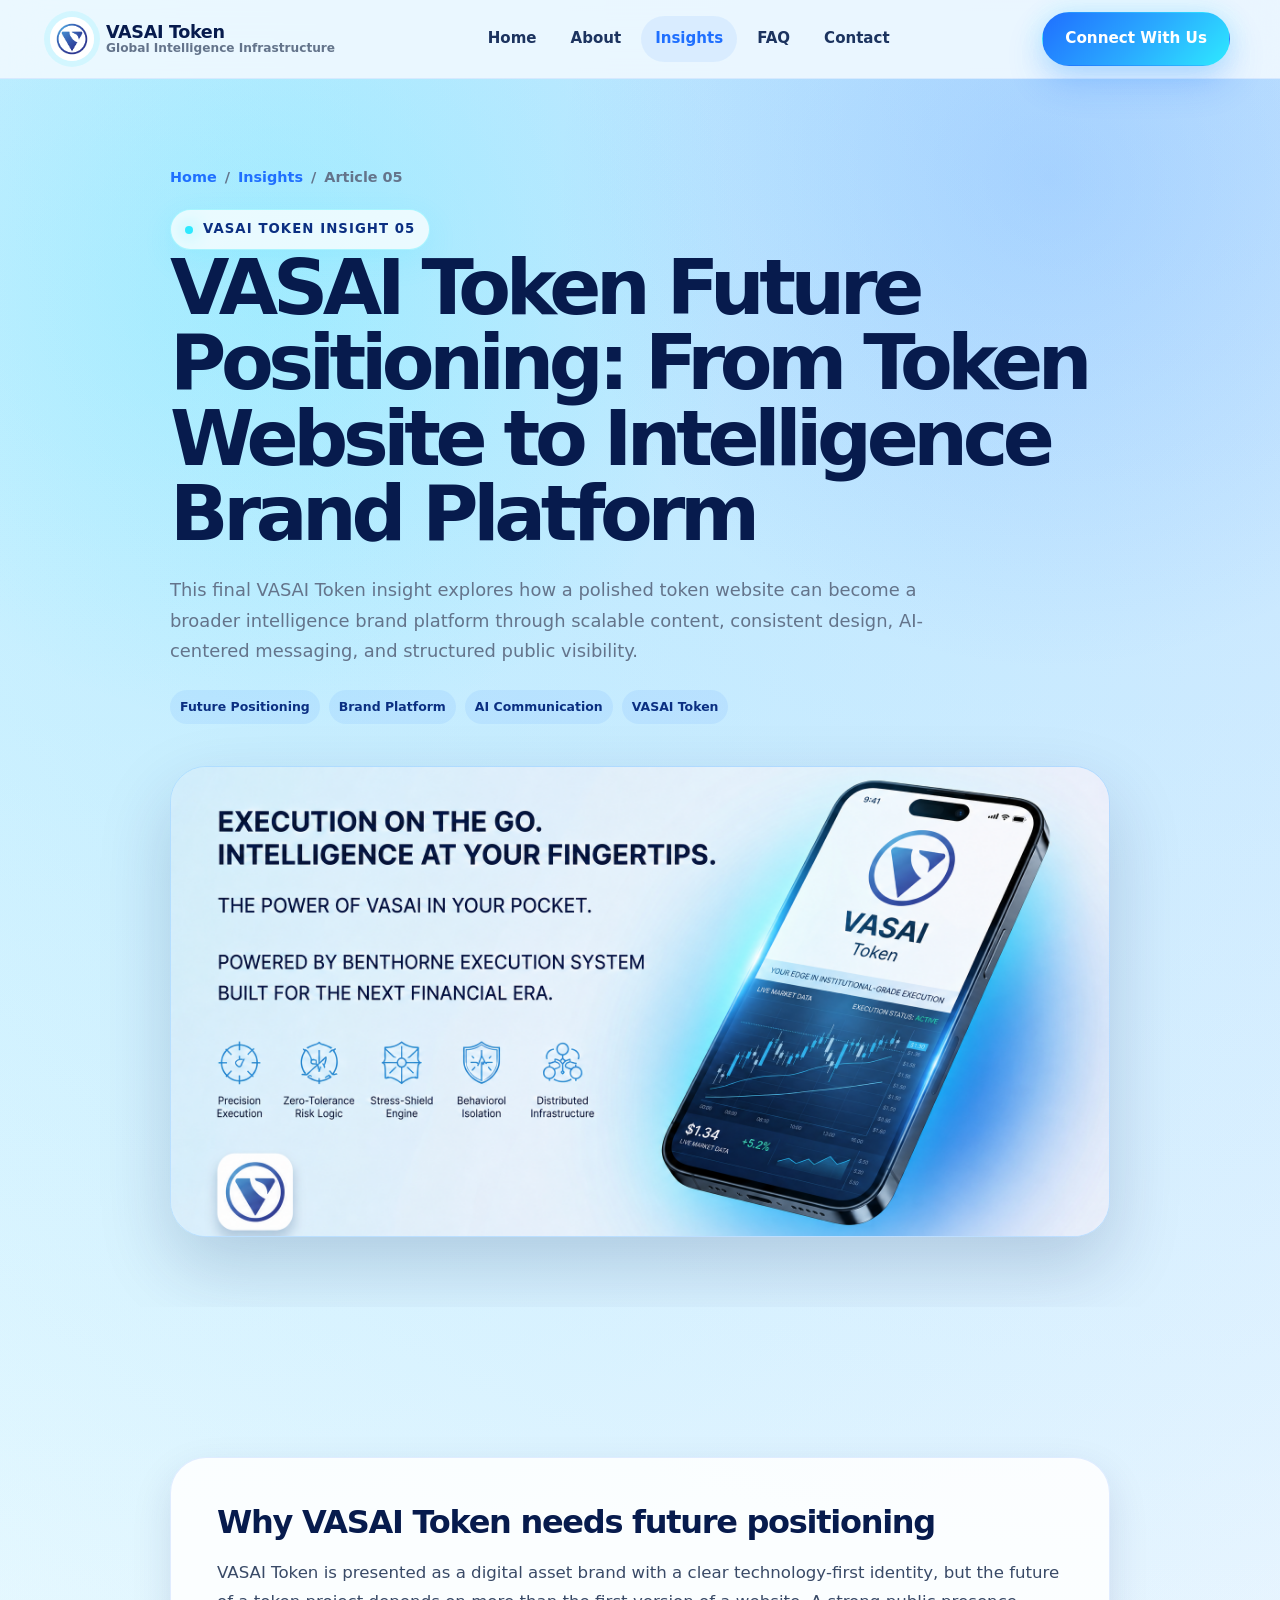
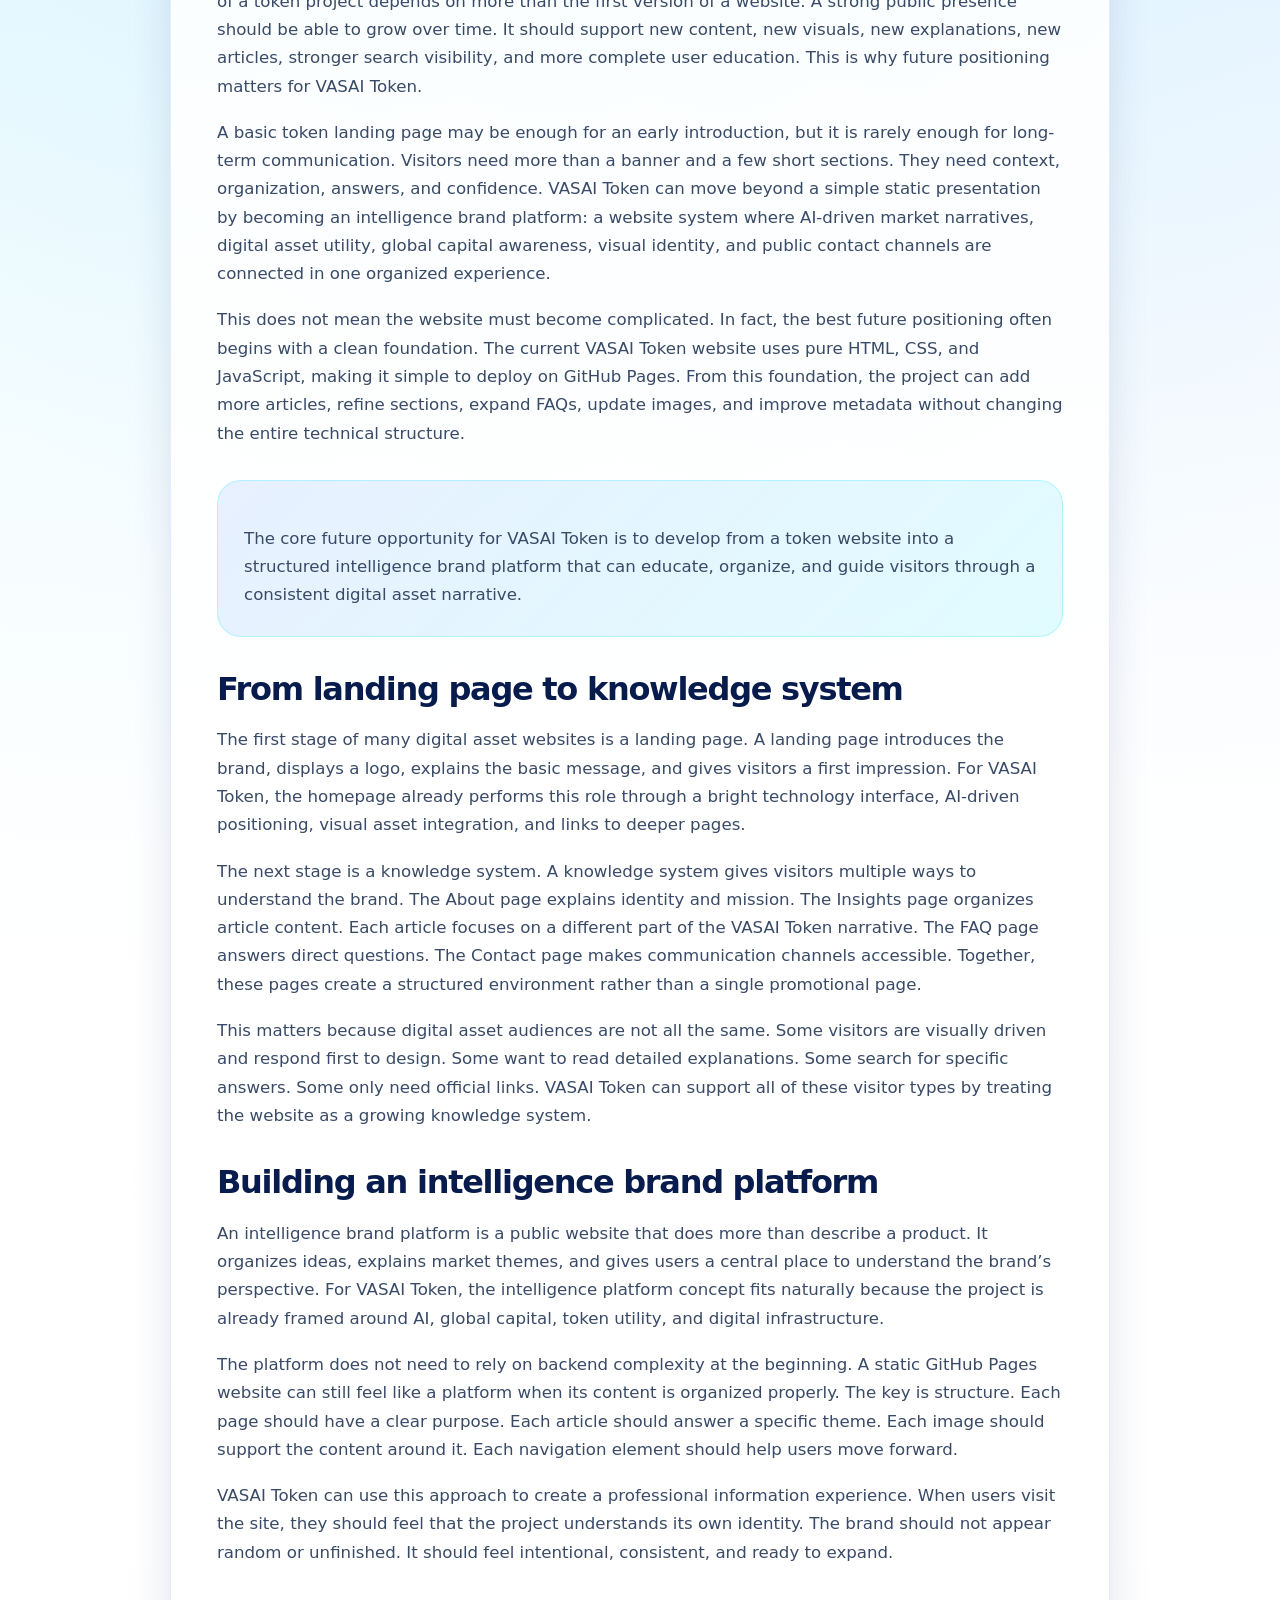
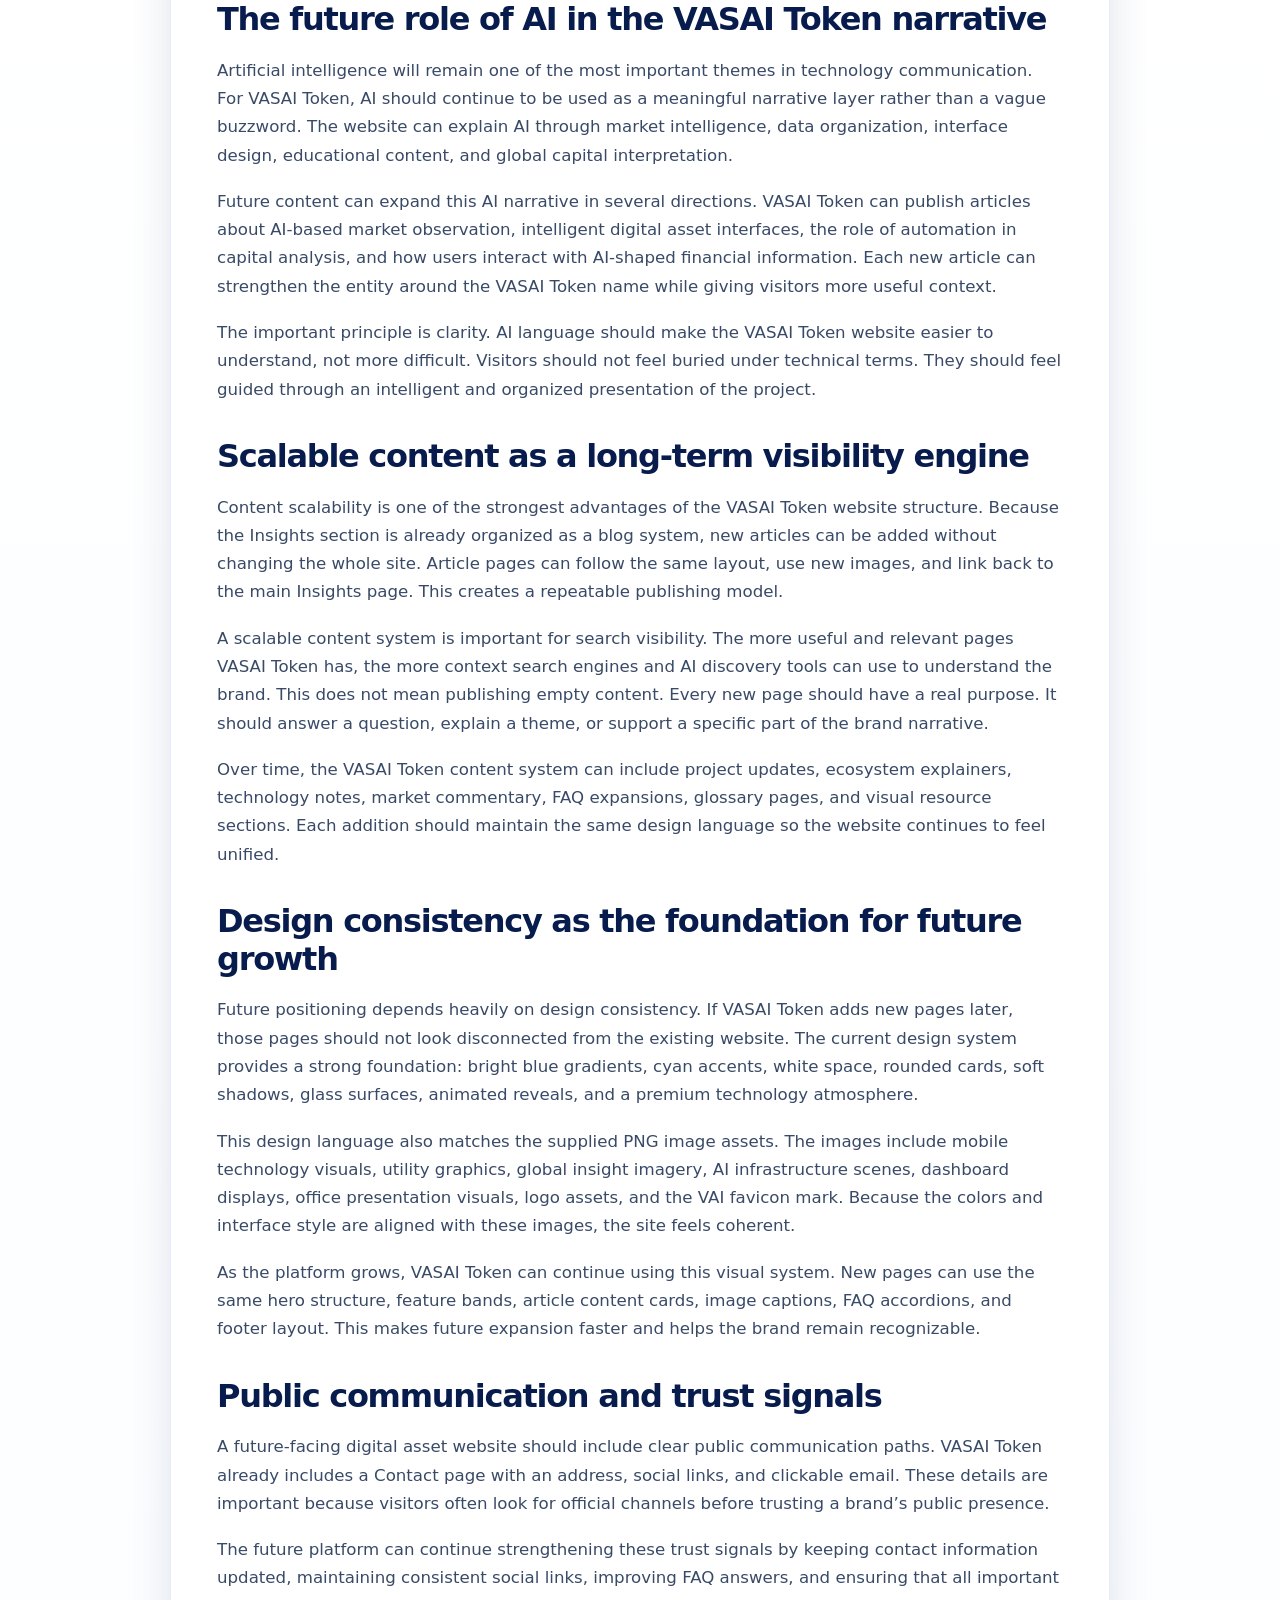
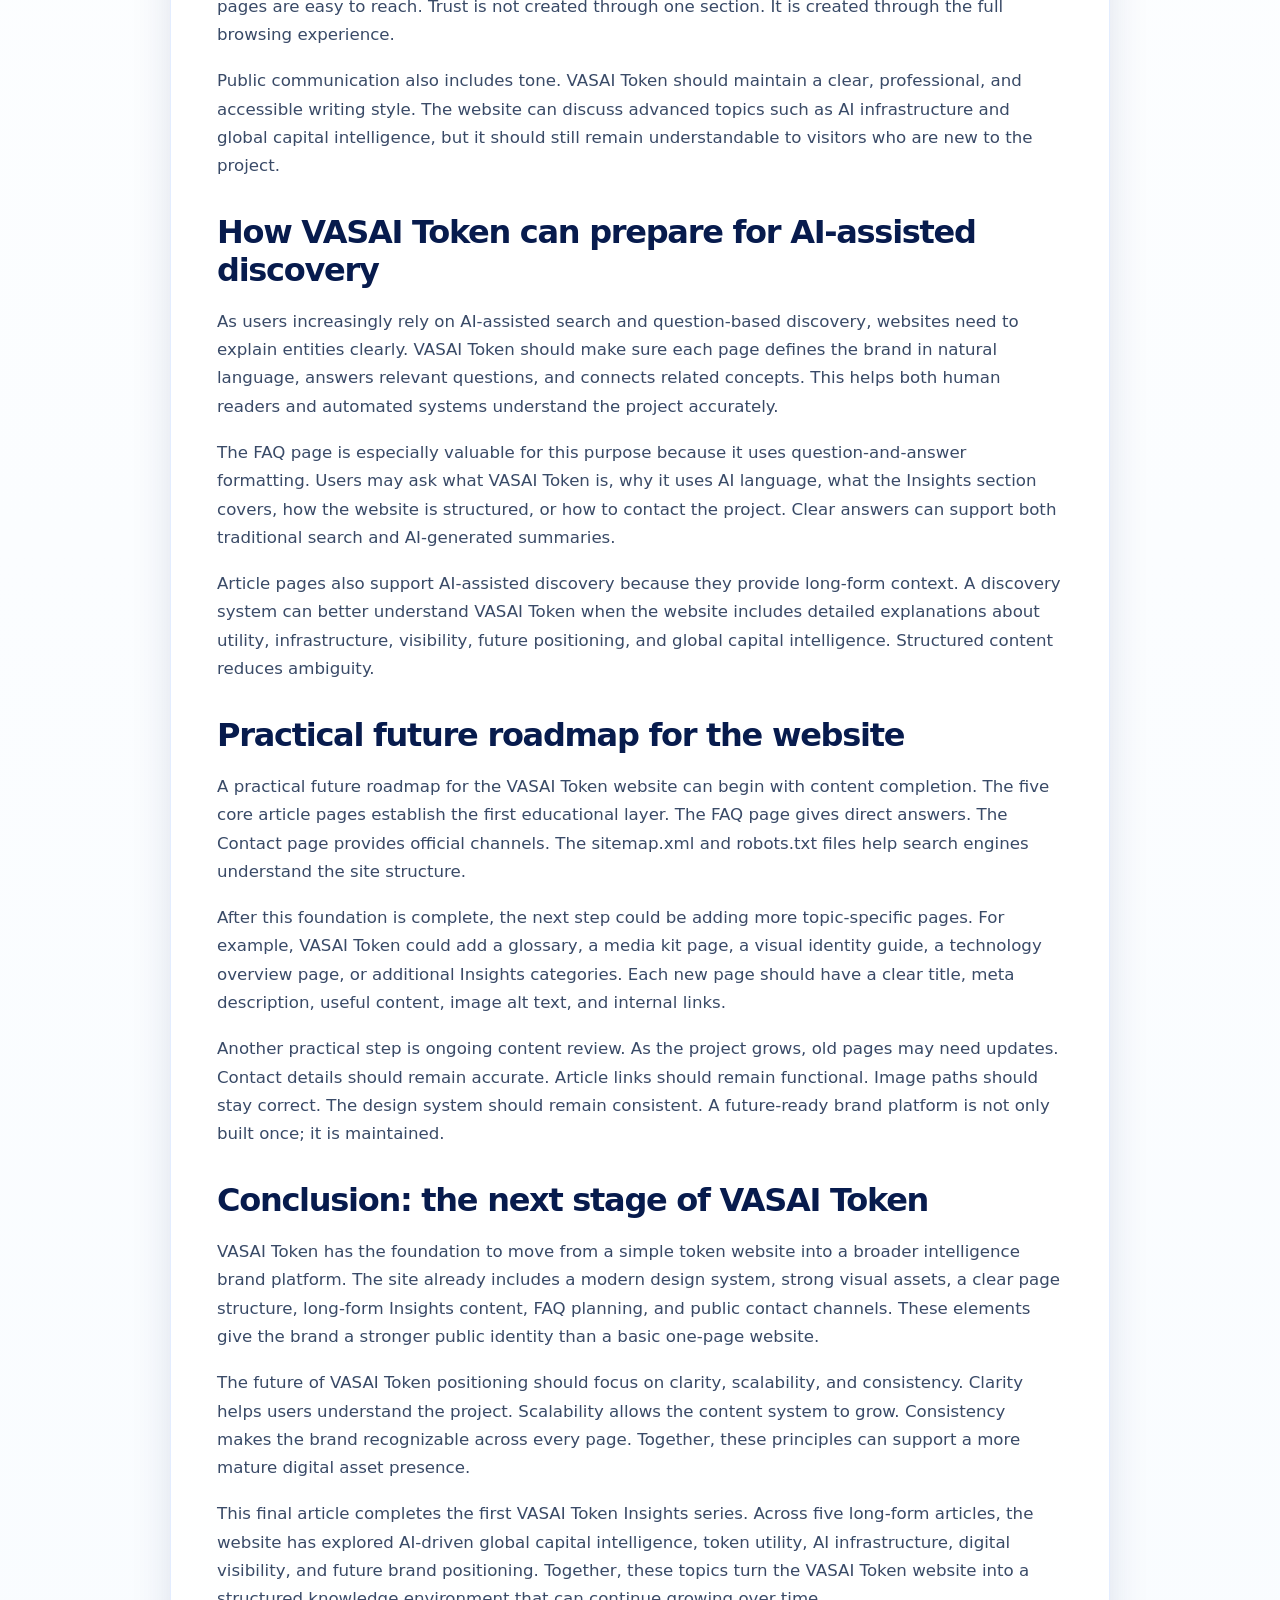
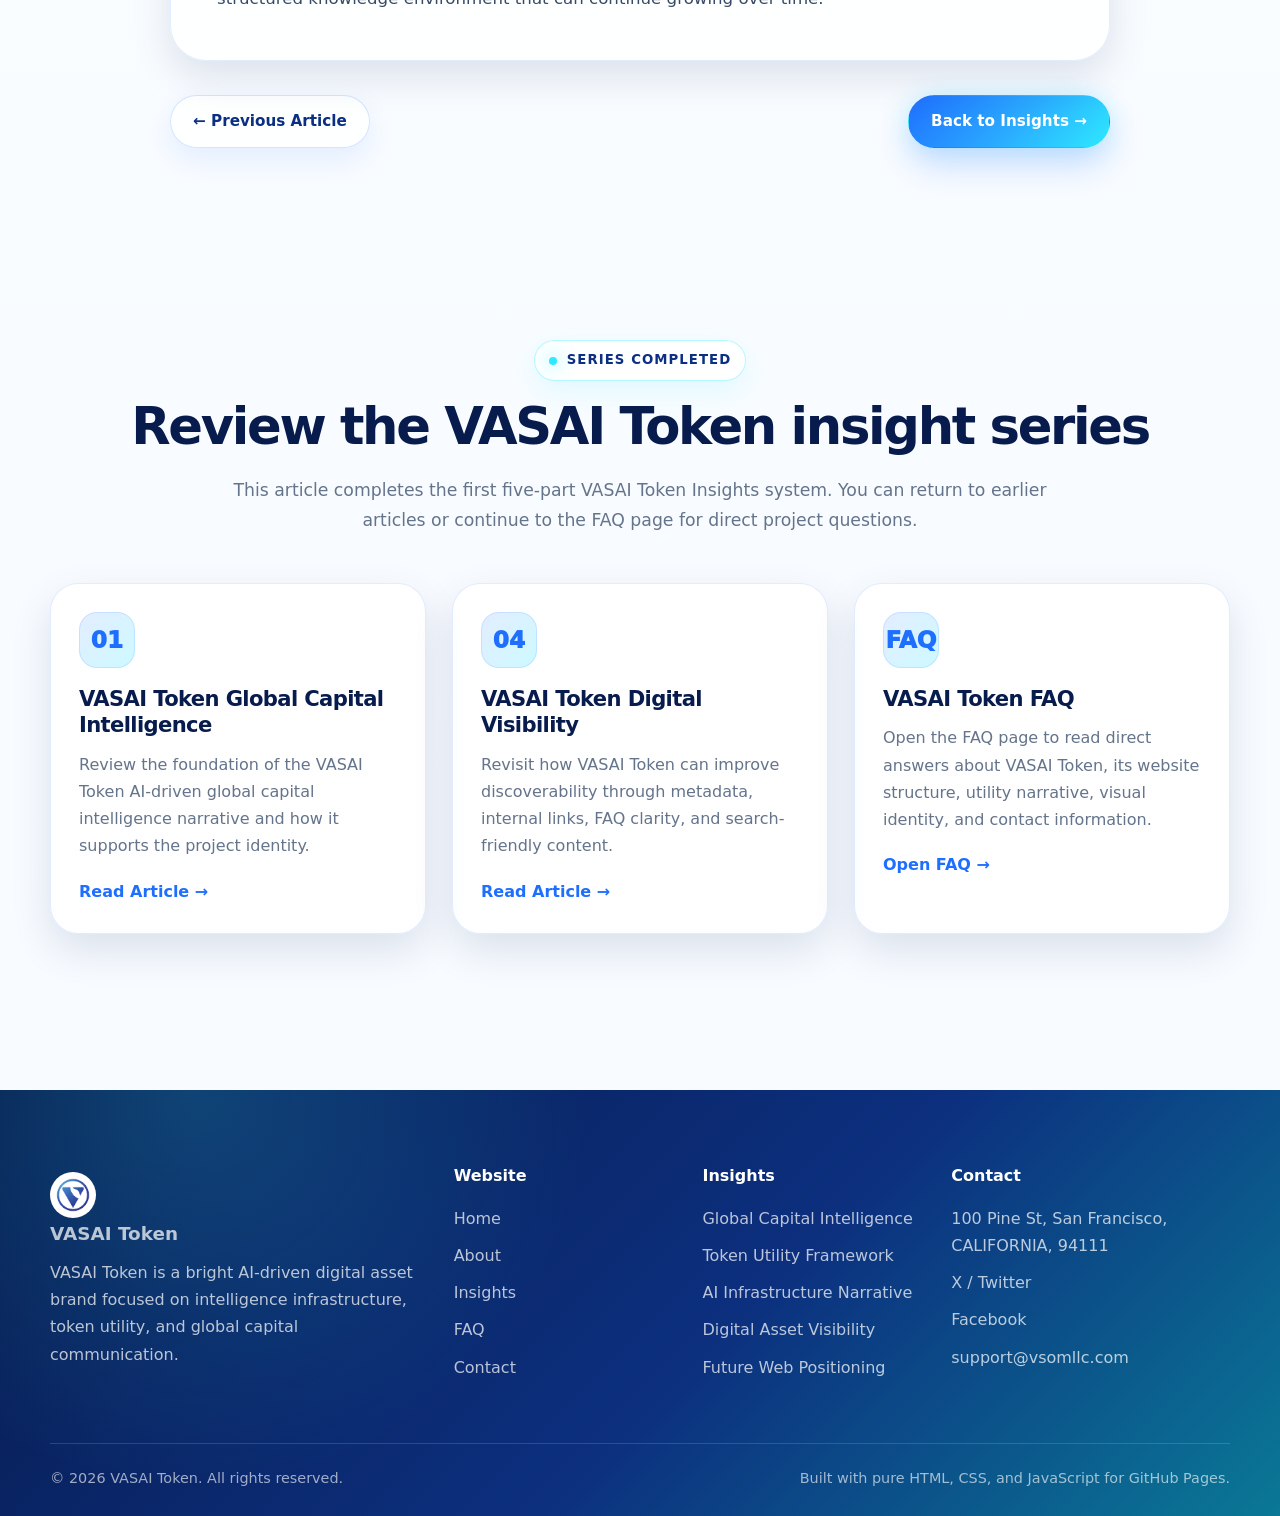
<file: article-5.html>
<!DOCTYPE html>
<html lang="en">
<head>
  <meta charset="UTF-8">
  <meta name="viewport" content="width=device-width, initial-scale=1.0">

  <title>VASAI Token Future Positioning: From Token Website to Intelligence Brand Platform</title>
  <meta name="description" content="Explore how VASAI Token can evolve from a token website into a structured intelligence brand platform with scalable content, consistent visuals, AI narratives, and public communication.">
  <meta name="keywords" content="VASAI Token, VASAI Token future positioning, intelligence brand platform, AI token website, digital asset branding, token platform">
  <meta name="author" content="VASAI Token">

  <meta property="og:title" content="VASAI Token Future Positioning: From Token Website to Intelligence Brand Platform">
  <meta property="og:description" content="A long-form VASAI Token insight about future positioning, scalable content systems, AI-driven brand communication, and digital asset platform identity.">
  <meta property="og:type" content="article">
  <meta property="og:url" content="https://VASAIToken.github.io/article-5.html">
  <meta property="og:image" content="https://VASAIToken.github.io/images/1.png">

  <link rel="icon" type="image/png" href="images/vai.png">
  <link rel="stylesheet" href="css/style.css">
  <script defer src="js/main.js"></script>
</head>

<body>
  <!-- ================= Header ================= -->
  <header class="site-header">
    <div class="container">
      <div class="navbar">
        <a href="index.html" class="brand" aria-label="VASAI Token Home">
          <img src="images/vai.png" alt="VASAI Token favicon mark">
          <span class="brand-text">
            <span class="brand-name">VASAI Token</span>
            <span class="brand-tagline">Global Intelligence Infrastructure</span>
          </span>
        </a>

        <nav class="nav-links" aria-label="Main navigation">
          <a href="index.html">Home</a>
          <a href="about.html">About</a>
          <a href="insights.html">Insights</a>
          <a href="faq.html">FAQ</a>
          <a href="contact.html">Contact</a>
        </nav>

        <div class="nav-actions">
          <a href="contact.html" class="btn btn-primary">Connect With Us</a>
          <button class="menu-toggle" aria-label="Open menu">
            <span></span>
            <span></span>
            <span></span>
          </button>
        </div>
      </div>
    </div>
  </header>

  <main class="page-main">
    <!-- ================= Article Hero ================= -->
    <section class="page-hero">
      <div class="container">
        <div class="article-wrap fade-in">
          <div class="breadcrumb">
            <a href="index.html">Home</a>
            <span>/</span>
            <a href="insights.html">Insights</a>
            <span>/</span>
            <span>Article 05</span>
          </div>

          <span class="kicker">VASAI Token Insight 05</span>

          <h1 class="page-title">
            VASAI Token Future Positioning: From Token Website to Intelligence Brand Platform
          </h1>

          <p class="page-description">
            This final VASAI Token insight explores how a polished token website can become a broader intelligence
            brand platform through scalable content, consistent design, AI-centered messaging, and structured public visibility.
          </p>

          <div class="blog-meta" style="margin-top: 24px;">
            <span>Future Positioning</span>
            <span>Brand Platform</span>
            <span>AI Communication</span>
            <span>VASAI Token</span>
          </div>

          <div class="article-hero-image">
            <img src="images/1.png" alt="VASAI Token future positioning article visual">
          </div>
        </div>
      </div>
    </section>

    <!-- ================= Article Content ================= -->
    <section class="section">
      <div class="container">
        <article class="article-wrap">
          <div class="article-content reveal">
            <h2>Why VASAI Token needs future positioning</h2>

            <p>
              VASAI Token is presented as a digital asset brand with a clear technology-first identity, but the future
              of a token project depends on more than the first version of a website. A strong public presence should
              be able to grow over time. It should support new content, new visuals, new explanations, new articles,
              stronger search visibility, and more complete user education. This is why future positioning matters
              for VASAI Token.
            </p>

            <p>
              A basic token landing page may be enough for an early introduction, but it is rarely enough for long-term
              communication. Visitors need more than a banner and a few short sections. They need context, organization,
              answers, and confidence. VASAI Token can move beyond a simple static presentation by becoming an
              intelligence brand platform: a website system where AI-driven market narratives, digital asset utility,
              global capital awareness, visual identity, and public contact channels are connected in one organized
              experience.
            </p>

            <p>
              This does not mean the website must become complicated. In fact, the best future positioning often begins
              with a clean foundation. The current VASAI Token website uses pure HTML, CSS, and JavaScript, making it
              simple to deploy on GitHub Pages. From this foundation, the project can add more articles, refine sections,
              expand FAQs, update images, and improve metadata without changing the entire technical structure.
            </p>

            <div class="article-note">
              <p>
                The core future opportunity for VASAI Token is to develop from a token website into a structured
                intelligence brand platform that can educate, organize, and guide visitors through a consistent
                digital asset narrative.
              </p>
            </div>

            <h2>From landing page to knowledge system</h2>

            <p>
              The first stage of many digital asset websites is a landing page. A landing page introduces the brand,
              displays a logo, explains the basic message, and gives visitors a first impression. For VASAI Token,
              the homepage already performs this role through a bright technology interface, AI-driven positioning,
              visual asset integration, and links to deeper pages.
            </p>

            <p>
              The next stage is a knowledge system. A knowledge system gives visitors multiple ways to understand the
              brand. The About page explains identity and mission. The Insights page organizes article content. Each
              article focuses on a different part of the VASAI Token narrative. The FAQ page answers direct questions.
              The Contact page makes communication channels accessible. Together, these pages create a structured
              environment rather than a single promotional page.
            </p>

            <p>
              This matters because digital asset audiences are not all the same. Some visitors are visually driven and
              respond first to design. Some want to read detailed explanations. Some search for specific answers. Some
              only need official links. VASAI Token can support all of these visitor types by treating the website as
              a growing knowledge system.
            </p>

            <h2>Building an intelligence brand platform</h2>

            <p>
              An intelligence brand platform is a public website that does more than describe a product. It organizes
              ideas, explains market themes, and gives users a central place to understand the brand’s perspective.
              For VASAI Token, the intelligence platform concept fits naturally because the project is already framed
              around AI, global capital, token utility, and digital infrastructure.
            </p>

            <p>
              The platform does not need to rely on backend complexity at the beginning. A static GitHub Pages website
              can still feel like a platform when its content is organized properly. The key is structure. Each page
              should have a clear purpose. Each article should answer a specific theme. Each image should support the
              content around it. Each navigation element should help users move forward.
            </p>

            <p>
              VASAI Token can use this approach to create a professional information experience. When users visit the
              site, they should feel that the project understands its own identity. The brand should not appear random
              or unfinished. It should feel intentional, consistent, and ready to expand.
            </p>

            <h2>The future role of AI in the VASAI Token narrative</h2>

            <p>
              Artificial intelligence will remain one of the most important themes in technology communication. For
              VASAI Token, AI should continue to be used as a meaningful narrative layer rather than a vague buzzword.
              The website can explain AI through market intelligence, data organization, interface design, educational
              content, and global capital interpretation.
            </p>

            <p>
              Future content can expand this AI narrative in several directions. VASAI Token can publish articles about
              AI-based market observation, intelligent digital asset interfaces, the role of automation in capital
              analysis, and how users interact with AI-shaped financial information. Each new article can strengthen
              the entity around the VASAI Token name while giving visitors more useful context.
            </p>

            <p>
              The important principle is clarity. AI language should make the VASAI Token website easier to understand,
              not more difficult. Visitors should not feel buried under technical terms. They should feel guided through
              an intelligent and organized presentation of the project.
            </p>

            <h2>Scalable content as a long-term visibility engine</h2>

            <p>
              Content scalability is one of the strongest advantages of the VASAI Token website structure. Because the
              Insights section is already organized as a blog system, new articles can be added without changing the
              whole site. Article pages can follow the same layout, use new images, and link back to the main Insights
              page. This creates a repeatable publishing model.
            </p>

            <p>
              A scalable content system is important for search visibility. The more useful and relevant pages VASAI
              Token has, the more context search engines and AI discovery tools can use to understand the brand. This
              does not mean publishing empty content. Every new page should have a real purpose. It should answer a
              question, explain a theme, or support a specific part of the brand narrative.
            </p>

            <p>
              Over time, the VASAI Token content system can include project updates, ecosystem explainers, technology
              notes, market commentary, FAQ expansions, glossary pages, and visual resource sections. Each addition
              should maintain the same design language so the website continues to feel unified.
            </p>

            <h2>Design consistency as the foundation for future growth</h2>

            <p>
              Future positioning depends heavily on design consistency. If VASAI Token adds new pages later, those
              pages should not look disconnected from the existing website. The current design system provides a
              strong foundation: bright blue gradients, cyan accents, white space, rounded cards, soft shadows, glass
              surfaces, animated reveals, and a premium technology atmosphere.
            </p>

            <p>
              This design language also matches the supplied PNG image assets. The images include mobile technology
              visuals, utility graphics, global insight imagery, AI infrastructure scenes, dashboard displays, office
              presentation visuals, logo assets, and the VAI favicon mark. Because the colors and interface style are
              aligned with these images, the site feels coherent.
            </p>

            <p>
              As the platform grows, VASAI Token can continue using this visual system. New pages can use the same
              hero structure, feature bands, article content cards, image captions, FAQ accordions, and footer layout.
              This makes future expansion faster and helps the brand remain recognizable.
            </p>

            <h2>Public communication and trust signals</h2>

            <p>
              A future-facing digital asset website should include clear public communication paths. VASAI Token
              already includes a Contact page with an address, social links, and clickable email. These details are
              important because visitors often look for official channels before trusting a brand’s public presence.
            </p>

            <p>
              The future platform can continue strengthening these trust signals by keeping contact information updated,
              maintaining consistent social links, improving FAQ answers, and ensuring that all important pages are
              easy to reach. Trust is not created through one section. It is created through the full browsing experience.
            </p>

            <p>
              Public communication also includes tone. VASAI Token should maintain a clear, professional, and accessible
              writing style. The website can discuss advanced topics such as AI infrastructure and global capital
              intelligence, but it should still remain understandable to visitors who are new to the project.
            </p>

            <h2>How VASAI Token can prepare for AI-assisted discovery</h2>

            <p>
              As users increasingly rely on AI-assisted search and question-based discovery, websites need to explain
              entities clearly. VASAI Token should make sure each page defines the brand in natural language, answers
              relevant questions, and connects related concepts. This helps both human readers and automated systems
              understand the project accurately.
            </p>

            <p>
              The FAQ page is especially valuable for this purpose because it uses question-and-answer formatting.
              Users may ask what VASAI Token is, why it uses AI language, what the Insights section covers, how the
              website is structured, or how to contact the project. Clear answers can support both traditional search
              and AI-generated summaries.
            </p>

            <p>
              Article pages also support AI-assisted discovery because they provide long-form context. A discovery
              system can better understand VASAI Token when the website includes detailed explanations about utility,
              infrastructure, visibility, future positioning, and global capital intelligence. Structured content
              reduces ambiguity.
            </p>

            <h2>Practical future roadmap for the website</h2>

            <p>
              A practical future roadmap for the VASAI Token website can begin with content completion. The five core
              article pages establish the first educational layer. The FAQ page gives direct answers. The Contact page
              provides official channels. The sitemap.xml and robots.txt files help search engines understand the site
              structure.
            </p>

            <p>
              After this foundation is complete, the next step could be adding more topic-specific pages. For example,
              VASAI Token could add a glossary, a media kit page, a visual identity guide, a technology overview page,
              or additional Insights categories. Each new page should have a clear title, meta description, useful
              content, image alt text, and internal links.
            </p>

            <p>
              Another practical step is ongoing content review. As the project grows, old pages may need updates.
              Contact details should remain accurate. Article links should remain functional. Image paths should stay
              correct. The design system should remain consistent. A future-ready brand platform is not only built once;
              it is maintained.
            </p>

            <h2>Conclusion: the next stage of VASAI Token</h2>

            <p>
              VASAI Token has the foundation to move from a simple token website into a broader intelligence brand
              platform. The site already includes a modern design system, strong visual assets, a clear page structure,
              long-form Insights content, FAQ planning, and public contact channels. These elements give the brand a
              stronger public identity than a basic one-page website.
            </p>

            <p>
              The future of VASAI Token positioning should focus on clarity, scalability, and consistency. Clarity
              helps users understand the project. Scalability allows the content system to grow. Consistency makes the
              brand recognizable across every page. Together, these principles can support a more mature digital asset
              presence.
            </p>

            <p>
              This final article completes the first VASAI Token Insights series. Across five long-form articles, the
              website has explored AI-driven global capital intelligence, token utility, AI infrastructure, digital
              visibility, and future brand positioning. Together, these topics turn the VASAI Token website into a
              structured knowledge environment that can continue growing over time.
            </p>
          </div>

          <div class="article-navigation">
            <a href="article-4.html" class="btn btn-secondary">← Previous Article</a>
            <a href="insights.html" class="btn btn-primary">Back to Insights →</a>
          </div>
        </article>
      </div>
    </section>

    <!-- ================= Related Articles ================= -->
    <section class="section">
      <div class="container">
        <div class="section-head text-center reveal">
          <span class="kicker">Series Completed</span>
          <h2 class="section-title">Review the VASAI Token insight series</h2>
          <p class="section-lead">
            This article completes the first five-part VASAI Token Insights system. You can return to earlier articles
            or continue to the FAQ page for direct project questions.
          </p>
        </div>

        <div class="grid-3">
          <article class="card reveal">
            <div class="icon-badge">01</div>
            <h3>VASAI Token Global Capital Intelligence</h3>
            <p>
              Review the foundation of the VASAI Token AI-driven global capital intelligence narrative and how it
              supports the project identity.
            </p>
            <a href="article-1.html" class="btn-text" style="margin-top: 18px;">Read Article →</a>
          </article>

          <article class="card reveal">
            <div class="icon-badge">04</div>
            <h3>VASAI Token Digital Visibility</h3>
            <p>
              Revisit how VASAI Token can improve discoverability through metadata, internal links, FAQ clarity,
              and search-friendly content.
            </p>
            <a href="article-4.html" class="btn-text" style="margin-top: 18px;">Read Article →</a>
          </article>

          <article class="card reveal">
            <div class="icon-badge">FAQ</div>
            <h3>VASAI Token FAQ</h3>
            <p>
              Open the FAQ page to read direct answers about VASAI Token, its website structure, utility narrative,
              visual identity, and contact information.
            </p>
            <a href="faq.html" class="btn-text" style="margin-top: 18px;">Open FAQ →</a>
          </article>
        </div>
      </div>
    </section>
  </main>

  <!-- ================= Footer ================= -->
  <footer class="site-footer">
    <div class="container">
      <div class="footer-grid">
        <div class="footer-col">
          <a href="index.html" class="footer-brand">
            <img src="images/vai.png" alt="VASAI Token footer icon">
            <strong>VASAI Token</strong>
          </a>

          <p class="footer-text">
            VASAI Token is a bright AI-driven digital asset brand focused on intelligence infrastructure, token
            utility, and global capital communication.
          </p>
        </div>

        <div class="footer-col">
          <h3>Website</h3>
          <a href="index.html">Home</a>
          <a href="about.html">About</a>
          <a href="insights.html">Insights</a>
          <a href="faq.html">FAQ</a>
          <a href="contact.html">Contact</a>
        </div>

        <div class="footer-col">
          <h3>Insights</h3>
          <a href="article-1.html">Global Capital Intelligence</a>
          <a href="article-2.html">Token Utility Framework</a>
          <a href="article-3.html">AI Infrastructure Narrative</a>
          <a href="article-4.html">Digital Asset Visibility</a>
          <a href="article-5.html">Future Web Positioning</a>
        </div>

        <div class="footer-col">
          <h3>Contact</h3>
          <p>100 Pine St, San Francisco, CALIFORNIA, 94111</p>
          <a href="https://x.com/VaneMatrixNEWS" target="_blank" rel="noopener noreferrer">X / Twitter</a>
          <a href="https://www.facebook.com/profile.php?id=61590286723807" target="_blank" rel="noopener noreferrer">Facebook</a>
          <a href="mailto:support@vsomllc.com">support@vsomllc.com</a>
        </div>
      </div>

      <div class="footer-bottom">
        <p>© 2026 VASAI Token. All rights reserved.</p>
        <p>Built with pure HTML, CSS, and JavaScript for GitHub Pages.</p>
      </div>
    </div>
  </footer>
</body>
</html>
</file>
<file: css/style.css>
/* =========================================================
   VASAI Token Official Website
   File: css/style.css
   Tech: Pure HTML + CSS + JS
   Theme: Bright Technology / Blue / Cyan / White
   ========================================================= */

/* ---------- Root Variables ---------- */
:root {
  --primary: #1f6fff;
  --primary-dark: #0b2f82;
  --primary-deep: #071b4d;
  --cyan: #2ee9ff;
  --cyan-soft: #d9fbff;
  --sky: #78d8ff;
  --blue-soft: #eef7ff;
  --white: #ffffff;
  --off-white: #f8fbff;
  --ink: #10213f;
  --muted: #64748b;
  --line: rgba(31, 111, 255, 0.16);
  --glass: rgba(255, 255, 255, 0.72);
  --glass-strong: rgba(255, 255, 255, 0.88);
  --shadow-soft: 0 18px 45px rgba(31, 111, 255, 0.12);
  --shadow-card: 0 16px 40px rgba(8, 35, 90, 0.12);
  --shadow-glow: 0 0 35px rgba(46, 233, 255, 0.32);
  --radius-sm: 12px;
  --radius-md: 18px;
  --radius-lg: 28px;
  --radius-xl: 36px;
  --container: 1180px;
  --transition: all 0.28s ease;
}

/* ---------- Reset ---------- */
* {
  margin: 0;
  padding: 0;
  box-sizing: border-box;
}

html {
  scroll-behavior: smooth;
  font-size: 16px;
}

body {
  font-family: Inter, ui-sans-serif, system-ui, -apple-system, BlinkMacSystemFont, "Segoe UI", Arial, sans-serif;
  color: var(--ink);
  background:
    radial-gradient(circle at 12% 4%, rgba(46, 233, 255, 0.20), transparent 28%),
    radial-gradient(circle at 90% 0%, rgba(31, 111, 255, 0.18), transparent 30%),
    linear-gradient(180deg, #f6fbff 0%, #ffffff 35%, #f7fbff 100%);
  line-height: 1.7;
  overflow-x: hidden;
}

img {
  max-width: 100%;
  height: auto;
  display: block;
}

a {
  color: inherit;
  text-decoration: none;
}

button,
input,
textarea {
  font-family: inherit;
}

ul {
  list-style: none;
}

/* ---------- Global Layout ---------- */
.container {
  width: min(var(--container), calc(100% - 40px));
  margin: 0 auto;
}

.section {
  padding: 96px 0;
  position: relative;
}

.section-sm {
  padding: 64px 0;
}

.page-main {
  min-height: 70vh;
}

.text-center {
  text-align: center;
}

.text-muted {
  color: var(--muted);
}

.gradient-text {
  background: linear-gradient(90deg, var(--primary), var(--cyan), #4b7dff);
  -webkit-background-clip: text;
  background-clip: text;
  color: transparent;
}

.kicker {
  display: inline-flex;
  align-items: center;
  gap: 10px;
  padding: 8px 14px;
  border: 1px solid rgba(46, 233, 255, 0.34);
  border-radius: 999px;
  background: rgba(255, 255, 255, 0.76);
  color: var(--primary-dark);
  font-weight: 700;
  font-size: 0.83rem;
  letter-spacing: 0.08em;
  text-transform: uppercase;
  box-shadow: 0 10px 30px rgba(46, 233, 255, 0.12);
}

.kicker::before {
  content: "";
  width: 8px;
  height: 8px;
  border-radius: 999px;
  background: var(--cyan);
  box-shadow: 0 0 18px var(--cyan);
}

.section-title {
  margin-top: 18px;
  font-size: clamp(2rem, 4vw, 3.8rem);
  line-height: 1.08;
  letter-spacing: -0.045em;
  color: var(--primary-deep);
}

.section-lead {
  max-width: 820px;
  margin: 22px auto 0;
  font-size: 1.08rem;
  color: var(--muted);
}

.section-head {
  margin-bottom: 48px;
}

.section-head.split {
  display: grid;
  grid-template-columns: 0.95fr 1.05fr;
  gap: 48px;
  align-items: end;
}

.section-head.split .section-lead {
  margin-left: 0;
  margin-right: 0;
}

/* ---------- Header ---------- */
.site-header {
  width: 100%;
  position: sticky;
  top: 0;
  z-index: 999;
  background: rgba(247, 252, 255, 0.76);
  backdrop-filter: blur(18px);
  border-bottom: 1px solid rgba(31, 111, 255, 0.10);
  transition: var(--transition);
}

.site-header.scrolled {
  background: rgba(255, 255, 255, 0.92);
  box-shadow: 0 12px 35px rgba(18, 65, 130, 0.10);
}

.navbar {
  height: 78px;
  display: flex;
  align-items: center;
  justify-content: space-between;
}

.brand {
  display: inline-flex;
  align-items: center;
  gap: 12px;
  min-width: 220px;
}

.brand img {
  width: 44px;
  height: 44px;
  object-fit: contain;
  border-radius: 999px;
  box-shadow: 0 0 0 6px rgba(46, 233, 255, 0.12);
}

.brand-text {
  display: flex;
  flex-direction: column;
  line-height: 1.15;
}

.brand-name {
  font-size: 1.1rem;
  font-weight: 900;
  color: var(--primary-deep);
  letter-spacing: -0.02em;
}

.brand-tagline {
  color: var(--muted);
  font-size: 0.76rem;
  font-weight: 600;
}

.nav-links {
  display: flex;
  align-items: center;
  justify-content: center;
  gap: 6px;
}

.nav-links a {
  color: #1c335f;
  font-weight: 700;
  font-size: 0.94rem;
  padding: 10px 14px;
  border-radius: 999px;
  transition: var(--transition);
}

.nav-links a:hover,
.nav-links a.active {
  color: var(--primary);
  background: rgba(31, 111, 255, 0.08);
}

.nav-actions {
  display: flex;
  align-items: center;
  gap: 12px;
}

.menu-toggle {
  display: none;
  border: 0;
  background: var(--white);
  color: var(--primary-deep);
  width: 46px;
  height: 46px;
  border-radius: 999px;
  box-shadow: var(--shadow-soft);
  cursor: pointer;
}

.menu-toggle span {
  display: block;
  width: 20px;
  height: 2px;
  margin: 5px auto;
  background: var(--primary-deep);
  border-radius: 999px;
  transition: var(--transition);
}

/* ---------- Buttons ---------- */
.btn {
  display: inline-flex;
  align-items: center;
  justify-content: center;
  gap: 9px;
  border-radius: 999px;
  padding: 13px 22px;
  font-weight: 800;
  font-size: 0.95rem;
  border: 1px solid transparent;
  cursor: pointer;
  transition: var(--transition);
  white-space: nowrap;
}

.btn-primary {
  color: var(--white);
  background: linear-gradient(135deg, var(--primary), #2aa9ff 52%, var(--cyan));
  box-shadow: 0 16px 36px rgba(31, 111, 255, 0.24), 0 0 24px rgba(46, 233, 255, 0.18);
}

.btn-primary:hover {
  transform: translateY(-3px);
  box-shadow: 0 22px 44px rgba(31, 111, 255, 0.30), 0 0 36px rgba(46, 233, 255, 0.28);
}

.btn-secondary {
  color: var(--primary-dark);
  background: rgba(255, 255, 255, 0.82);
  border-color: rgba(31, 111, 255, 0.18);
  box-shadow: 0 12px 30px rgba(31, 111, 255, 0.10);
}

.btn-secondary:hover {
  color: var(--primary);
  transform: translateY(-3px);
  border-color: rgba(46, 233, 255, 0.45);
  box-shadow: var(--shadow-glow);
}

.btn-text {
  display: inline-flex;
  align-items: center;
  gap: 8px;
  color: var(--primary);
  font-weight: 900;
  transition: var(--transition);
}

.btn-text:hover {
  gap: 13px;
  color: var(--primary-dark);
}

/* ---------- Hero ---------- */
.hero {
  position: relative;
  padding: 92px 0 70px;
  overflow: hidden;
}

.hero::before {
  content: "";
  position: absolute;
  inset: -130px -80px auto auto;
  width: 520px;
  height: 520px;
  border-radius: 999px;
  background: radial-gradient(circle, rgba(46, 233, 255, 0.28), transparent 62%);
  pointer-events: none;
}

.hero::after {
  content: "";
  position: absolute;
  left: -160px;
  bottom: -220px;
  width: 520px;
  height: 520px;
  border-radius: 999px;
  background: radial-gradient(circle, rgba(31, 111, 255, 0.18), transparent 64%);
  pointer-events: none;
}

.hero-grid {
  position: relative;
  z-index: 2;
  display: grid;
  grid-template-columns: 1.03fr 0.97fr;
  gap: 54px;
  align-items: center;
}

.hero-title {
  margin-top: 20px;
  font-size: clamp(3rem, 6vw, 5.8rem);
  line-height: 0.96;
  letter-spacing: -0.07em;
  color: var(--primary-deep);
}

.hero-title span {
  display: block;
}

.hero-copy {
  margin-top: 24px;
  max-width: 660px;
  font-size: 1.12rem;
  color: var(--muted);
}

.hero-actions {
  margin-top: 34px;
  display: flex;
  flex-wrap: wrap;
  gap: 14px;
}

.hero-metrics {
  margin-top: 42px;
  display: grid;
  grid-template-columns: repeat(3, minmax(0, 1fr));
  gap: 14px;
}

.metric-card {
  padding: 18px;
  border-radius: var(--radius-md);
  background: rgba(255, 255, 255, 0.70);
  border: 1px solid rgba(31, 111, 255, 0.12);
  box-shadow: 0 14px 32px rgba(18, 65, 130, 0.08);
}

.metric-value {
  color: var(--primary-deep);
  font-size: 1.45rem;
  font-weight: 950;
  letter-spacing: -0.04em;
}

.metric-label {
  margin-top: 4px;
  color: var(--muted);
  font-size: 0.86rem;
  font-weight: 700;
}

.hero-visual {
  position: relative;
}

.hero-frame {
  position: relative;
  padding: 14px;
  border-radius: 34px;
  background:
    linear-gradient(145deg, rgba(255,255,255,0.95), rgba(221,248,255,0.72)),
    linear-gradient(135deg, rgba(46, 233, 255, 0.45), rgba(31, 111, 255, 0.28));
  border: 1px solid rgba(46, 233, 255, 0.36);
  box-shadow: 0 30px 70px rgba(8, 35, 90, 0.18);
  overflow: hidden;
}

.hero-frame img {
  width: 100%;
  min-height: 420px;
  object-fit: cover;
  border-radius: 25px;
}

.float-card {
  position: absolute;
  z-index: 4;
  width: min(240px, 44%);
  padding: 16px;
  border-radius: 22px;
  background: rgba(255, 255, 255, 0.84);
  border: 1px solid rgba(46, 233, 255, 0.28);
  box-shadow: var(--shadow-card);
  backdrop-filter: blur(18px);
}

.float-card.one {
  left: -22px;
  bottom: 36px;
}

.float-card.two {
  right: -16px;
  top: 38px;
}

.float-card small {
  color: var(--muted);
  font-weight: 800;
}

.float-card strong {
  display: block;
  margin-top: 3px;
  color: var(--primary-deep);
  font-size: 1rem;
}

.orb {
  position: absolute;
  border-radius: 999px;
  pointer-events: none;
  filter: blur(0.2px);
}

.orb-a {
  width: 88px;
  height: 88px;
  top: -22px;
  left: 38px;
  background: radial-gradient(circle at 35% 35%, #ffffff, var(--cyan));
  opacity: 0.5;
}

.orb-b {
  width: 120px;
  height: 120px;
  right: -34px;
  bottom: -40px;
  background: radial-gradient(circle at 35% 35%, #ffffff, rgba(31,111,255,0.58));
  opacity: 0.45;
}

/* ---------- Cards / Grids ---------- */
.grid-2 {
  display: grid;
  grid-template-columns: repeat(2, minmax(0, 1fr));
  gap: 28px;
}

.grid-3 {
  display: grid;
  grid-template-columns: repeat(3, minmax(0, 1fr));
  gap: 26px;
}

.grid-4 {
  display: grid;
  grid-template-columns: repeat(4, minmax(0, 1fr));
  gap: 22px;
}

.card {
  position: relative;
  background: rgba(255, 255, 255, 0.78);
  border: 1px solid rgba(31, 111, 255, 0.13);
  border-radius: var(--radius-lg);
  padding: 28px;
  box-shadow: var(--shadow-card);
  overflow: hidden;
  transition: var(--transition);
}

.card::before {
  content: "";
  position: absolute;
  inset: 0;
  background: radial-gradient(circle at top right, rgba(46, 233, 255, 0.18), transparent 42%);
  opacity: 0;
  transition: var(--transition);
}

.card:hover {
  transform: translateY(-7px);
  border-color: rgba(46, 233, 255, 0.35);
  box-shadow: 0 24px 56px rgba(8, 35, 90, 0.16);
}

.card:hover::before {
  opacity: 1;
}

.card > * {
  position: relative;
  z-index: 2;
}

.icon-badge {
  width: 56px;
  height: 56px;
  display: grid;
  place-items: center;
  border-radius: 18px;
  background: linear-gradient(135deg, rgba(31, 111, 255, 0.12), rgba(46, 233, 255, 0.24));
  color: var(--primary);
  font-size: 1.45rem;
  font-weight: 950;
  box-shadow: inset 0 0 0 1px rgba(31, 111, 255, 0.12);
}

.card h3 {
  margin-top: 18px;
  font-size: 1.32rem;
  line-height: 1.25;
  color: var(--primary-deep);
  letter-spacing: -0.03em;
}

.card p {
  margin-top: 12px;
  color: var(--muted);
}

/* ---------- Image Blocks ---------- */
.image-card {
  overflow: hidden;
  border-radius: var(--radius-lg);
  background: var(--white);
  border: 1px solid rgba(31, 111, 255, 0.13);
  box-shadow: var(--shadow-card);
  transition: var(--transition);
}

.image-card:hover {
  transform: translateY(-6px);
  box-shadow: 0 26px 60px rgba(8, 35, 90, 0.16);
}

.image-card img {
  width: 100%;
  object-fit: cover;
  transition: transform 0.55s ease;
}

.image-card:hover img {
  transform: scale(1.045);
}

.image-wide img {
  aspect-ratio: 16 / 8.5;
}

.image-square img {
  aspect-ratio: 1 / 1;
}

.image-tall img {
  aspect-ratio: 4 / 5;
}

.image-caption {
  padding: 18px 20px 22px;
}

.image-caption h3 {
  color: var(--primary-deep);
  line-height: 1.25;
  letter-spacing: -0.02em;
}

.image-caption p {
  margin-top: 8px;
  color: var(--muted);
  font-size: 0.95rem;
}

/* ---------- Feature Band ---------- */
.feature-band {
  position: relative;
  border-radius: var(--radius-xl);
  padding: 48px;
  background:
    linear-gradient(135deg, rgba(7, 27, 77, 0.95), rgba(17, 76, 158, 0.90) 48%, rgba(27, 183, 226, 0.82)),
    radial-gradient(circle at 12% 20%, rgba(46, 233, 255, 0.32), transparent 34%);
  color: var(--white);
  overflow: hidden;
  box-shadow: 0 30px 76px rgba(7, 27, 77, 0.24);
}

.feature-band::after {
  content: "";
  position: absolute;
  right: -120px;
  top: -120px;
  width: 320px;
  height: 320px;
  border-radius: 999px;
  border: 1px solid rgba(255,255,255,0.22);
  box-shadow: 0 0 0 40px rgba(255,255,255,0.04);
}

.feature-band h2 {
  font-size: clamp(2rem, 4vw, 3.4rem);
  line-height: 1.08;
  letter-spacing: -0.05em;
}

.feature-band p {
  margin-top: 18px;
  max-width: 760px;
  color: rgba(255, 255, 255, 0.78);
}

.feature-band .btn {
  margin-top: 28px;
}

.feature-band-grid {
  position: relative;
  z-index: 2;
  display: grid;
  grid-template-columns: 1fr 0.72fr;
  gap: 36px;
  align-items: center;
}

.feature-band img {
  border-radius: 28px;
  border: 1px solid rgba(255,255,255,0.18);
  box-shadow: 0 24px 60px rgba(0, 0, 0, 0.24);
}

/* ---------- Page Hero ---------- */
.page-hero {
  padding: 86px 0 70px;
  position: relative;
  overflow: hidden;
}

.page-hero::before {
  content: "";
  position: absolute;
  inset: 0;
  background:
    radial-gradient(circle at 22% 16%, rgba(46, 233, 255, 0.20), transparent 32%),
    radial-gradient(circle at 82% 8%, rgba(31, 111, 255, 0.16), transparent 32%);
  pointer-events: none;
}

.page-hero-inner {
  position: relative;
  z-index: 2;
  max-width: 920px;
}

.breadcrumb {
  display: flex;
  flex-wrap: wrap;
  gap: 8px;
  color: var(--muted);
  font-size: 0.9rem;
  font-weight: 700;
  margin-bottom: 20px;
}

.breadcrumb a {
  color: var(--primary);
}

.page-title {
  font-size: clamp(2.7rem, 6vw, 5.6rem);
  line-height: 0.98;
  letter-spacing: -0.07em;
  color: var(--primary-deep);
}

.page-description {
  margin-top: 24px;
  max-width: 800px;
  font-size: 1.12rem;
  color: var(--muted);
}

/* ---------- Blog System ---------- */
.blog-layout {
  display: grid;
  grid-template-columns: 1fr 340px;
  gap: 32px;
  align-items: start;
}

.blog-grid {
  display: grid;
  gap: 28px;
}

.blog-card {
  display: grid;
  grid-template-columns: 285px 1fr;
  gap: 28px;
  padding: 18px;
  border-radius: var(--radius-lg);
  background: rgba(255,255,255,0.84);
  border: 1px solid rgba(31, 111, 255, 0.13);
  box-shadow: var(--shadow-card);
  transition: var(--transition);
}

.blog-card:hover {
  transform: translateY(-6px);
  border-color: rgba(46, 233, 255, 0.38);
  box-shadow: 0 24px 58px rgba(8, 35, 90, 0.15);
}

.blog-card-image {
  overflow: hidden;
  border-radius: 22px;
}

.blog-card-image img {
  width: 100%;
  height: 100%;
  min-height: 230px;
  object-fit: cover;
  transition: transform 0.5s ease;
}

.blog-card:hover .blog-card-image img {
  transform: scale(1.05);
}

.blog-meta {
  display: flex;
  flex-wrap: wrap;
  gap: 9px;
  margin-bottom: 12px;
}

.blog-meta span {
  padding: 6px 10px;
  border-radius: 999px;
  background: rgba(31, 111, 255, 0.08);
  color: var(--primary-dark);
  font-size: 0.78rem;
  font-weight: 800;
}

.blog-card h2,
.blog-card h3 {
  color: var(--primary-deep);
  line-height: 1.18;
  letter-spacing: -0.035em;
}

.blog-card h2 {
  font-size: 1.8rem;
}

.blog-card h3 {
  font-size: 1.45rem;
}

.blog-card p {
  margin-top: 12px;
  color: var(--muted);
}

.blog-card .btn-text {
  margin-top: 18px;
}

.sidebar {
  position: sticky;
  top: 100px;
  display: grid;
  gap: 20px;
}

.sidebar-card {
  padding: 24px;
  border-radius: var(--radius-lg);
  background: rgba(255,255,255,0.84);
  border: 1px solid rgba(31, 111, 255, 0.13);
  box-shadow: var(--shadow-card);
}

.sidebar-card h3 {
  color: var(--primary-deep);
  letter-spacing: -0.03em;
}

.sidebar-card p,
.sidebar-card li {
  color: var(--muted);
  margin-top: 10px;
}

.sidebar-card li {
  padding: 10px 0;
  border-bottom: 1px solid rgba(31, 111, 255, 0.10);
}

.sidebar-card li:last-child {
  border-bottom: 0;
}

/* ---------- Article ---------- */
.article-wrap {
  max-width: 940px;
  margin: 0 auto;
}

.article-hero-image {
  margin-top: 42px;
  overflow: hidden;
  border-radius: var(--radius-xl);
  box-shadow: 0 30px 72px rgba(8, 35, 90, 0.18);
  border: 1px solid rgba(31, 111, 255, 0.14);
}

.article-hero-image img {
  width: 100%;
  aspect-ratio: 16 / 8;
  object-fit: cover;
}

.article-content {
  margin-top: 54px;
  padding: 46px;
  background: rgba(255,255,255,0.86);
  border: 1px solid rgba(31, 111, 255, 0.12);
  border-radius: var(--radius-xl);
  box-shadow: var(--shadow-card);
}

.article-content h2 {
  margin-top: 34px;
  color: var(--primary-deep);
  font-size: 2rem;
  line-height: 1.18;
  letter-spacing: -0.04em;
}

.article-content h2:first-child {
  margin-top: 0;
}

.article-content h3 {
  margin-top: 28px;
  color: var(--primary-dark);
  font-size: 1.45rem;
  line-height: 1.25;
}

.article-content p {
  margin-top: 18px;
  color: #394a67;
  font-size: 1.04rem;
}

.article-content ul,
.article-content ol {
  margin-top: 18px;
  padding-left: 22px;
  color: #394a67;
}

.article-content ul {
  list-style: disc;
}

.article-content ol {
  list-style: decimal;
}

.article-content li {
  margin: 10px 0;
}

.article-note {
  margin: 32px 0;
  padding: 26px;
  border-radius: 24px;
  background: linear-gradient(135deg, rgba(31,111,255,0.10), rgba(46,233,255,0.14));
  border: 1px solid rgba(46, 233, 255, 0.28);
}

.article-navigation {
  margin-top: 34px;
  display: flex;
  justify-content: space-between;
  gap: 18px;
}

/* ---------- FAQ ---------- */
.faq-wrap {
  max-width: 980px;
  margin: 0 auto;
  display: grid;
  gap: 16px;
}

.faq-item {
  border-radius: 24px;
  background: rgba(255,255,255,0.86);
  border: 1px solid rgba(31,111,255,0.13);
  box-shadow: 0 14px 36px rgba(8,35,90,0.08);
  overflow: hidden;
}

.faq-question {
  width: 100%;
  padding: 22px 24px;
  display: flex;
  justify-content: space-between;
  align-items: center;
  gap: 18px;
  border: 0;
  background: transparent;
  color: var(--primary-deep);
  text-align: left;
  font-size: 1.05rem;
  font-weight: 900;
  cursor: pointer;
}

.faq-icon {
  width: 32px;
  height: 32px;
  flex: 0 0 32px;
  display: grid;
  place-items: center;
  border-radius: 999px;
  background: rgba(31,111,255,0.09);
  color: var(--primary);
  transition: var(--transition);
}

.faq-answer {
  max-height: 0;
  overflow: hidden;
  transition: max-height 0.32s ease;
}

.faq-answer-inner {
  padding: 0 24px 24px;
  color: var(--muted);
}

.faq-item.active .faq-icon {
  transform: rotate(45deg);
  background: var(--primary);
  color: var(--white);
}

.faq-item.active {
  border-color: rgba(46,233,255,0.35);
}

/* ---------- Contact ---------- */
.contact-grid {
  display: grid;
  grid-template-columns: 0.9fr 1.1fr;
  gap: 32px;
  align-items: stretch;
}

.contact-card {
  padding: 32px;
  border-radius: var(--radius-xl);
  background: rgba(255,255,255,0.86);
  border: 1px solid rgba(31,111,255,0.13);
  box-shadow: var(--shadow-card);
}

.contact-list {
  display: grid;
  gap: 16px;
  margin-top: 24px;
}

.contact-item {
  display: flex;
  gap: 14px;
  padding: 18px;
  border-radius: 22px;
  background: rgba(31,111,255,0.055);
  border: 1px solid rgba(31,111,255,0.10);
}

.contact-item-icon {
  width: 42px;
  height: 42px;
  display: grid;
  place-items: center;
  flex: 0 0 42px;
  border-radius: 15px;
  color: var(--primary);
  background: rgba(46,233,255,0.18);
  font-weight: 950;
}

.contact-item h3 {
  color: var(--primary-deep);
  font-size: 1rem;
}

.contact-item p,
.contact-item a {
  display: inline-block;
  margin-top: 4px;
  color: var(--muted);
  word-break: break-word;
}

.contact-item a:hover {
  color: var(--primary);
}

.contact-form {
  display: grid;
  gap: 16px;
}

.form-row {
  display: grid;
  grid-template-columns: repeat(2, minmax(0, 1fr));
  gap: 16px;
}

.form-field label {
  display: block;
  margin-bottom: 8px;
  color: var(--primary-deep);
  font-weight: 800;
  font-size: 0.92rem;
}

.form-field input,
.form-field textarea {
  width: 100%;
  border: 1px solid rgba(31,111,255,0.18);
  border-radius: 18px;
  padding: 14px 16px;
  outline: none;
  color: var(--ink);
  background: rgba(255,255,255,0.82);
  transition: var(--transition);
}

.form-field textarea {
  min-height: 150px;
  resize: vertical;
}

.form-field input:focus,
.form-field textarea:focus {
  border-color: rgba(46,233,255,0.75);
  box-shadow: 0 0 0 5px rgba(46,233,255,0.12);
}

/* ---------- Footer ---------- */
.site-footer {
  position: relative;
  margin-top: 60px;
  padding: 72px 0 26px;
  background:
    radial-gradient(circle at 15% 0%, rgba(46,233,255,0.18), transparent 34%),
    linear-gradient(135deg, #071b4d, #0c2f7e 56%, #0a7896);
  color: var(--white);
  overflow: hidden;
}

.footer-grid {
  display: grid;
  grid-template-columns: 1.2fr 0.7fr 0.7fr 0.9fr;
  gap: 32px;
}

.footer-brand {
  display: flex;
  align-items: center;
  gap: 12px;
}

.footer-brand img {
  width: 46px;
  height: 46px;
  object-fit: contain;
  border-radius: 999px;
}

.footer-brand strong {
  font-size: 1.15rem;
}

.footer-text {
  margin-top: 18px;
  color: rgba(255,255,255,0.72);
  max-width: 390px;
}

.footer-col h3 {
  font-size: 1rem;
  margin-bottom: 16px;
}

.footer-col a,
.footer-col p {
  display: block;
  margin: 10px 0;
  color: rgba(255,255,255,0.72);
  transition: var(--transition);
}

.footer-col a:hover {
  color: var(--cyan);
}

.footer-bottom {
  margin-top: 52px;
  padding-top: 22px;
  border-top: 1px solid rgba(255,255,255,0.14);
  display: flex;
  justify-content: space-between;
  gap: 20px;
  color: rgba(255,255,255,0.62);
  font-size: 0.9rem;
}

/* ---------- Animation ---------- */
.reveal {
  opacity: 0;
  transform: translateY(24px);
  transition: opacity 0.75s ease, transform 0.75s ease;
}

.reveal.visible {
  opacity: 1;
  transform: translateY(0);
}

.fade-in {
  animation: fadeIn 0.8s ease both;
}

.float {
  animation: floatMove 5.2s ease-in-out infinite;
}

.float-delay {
  animation: floatMove 6.4s ease-in-out infinite;
  animation-delay: 0.8s;
}

.pulse-glow {
  animation: pulseGlow 3s ease-in-out infinite;
}

@keyframes fadeIn {
  from {
    opacity: 0;
    transform: translateY(18px);
  }

  to {
    opacity: 1;
    transform: translateY(0);
  }
}

@keyframes floatMove {
  0%, 100% {
    transform: translateY(0);
  }

  50% {
    transform: translateY(-14px);
  }
}

@keyframes pulseGlow {
  0%, 100% {
    box-shadow: 0 0 0 rgba(46, 233, 255, 0.0);
  }

  50% {
    box-shadow: 0 0 38px rgba(46, 233, 255, 0.34);
  }
}

/* ---------- Utility Components ---------- */
.stat-strip {
  display: grid;
  grid-template-columns: repeat(4, minmax(0, 1fr));
  gap: 18px;
}

.stat-box {
  padding: 26px;
  border-radius: var(--radius-lg);
  background: rgba(255,255,255,0.82);
  border: 1px solid rgba(31,111,255,0.12);
  box-shadow: var(--shadow-card);
  text-align: center;
}

.stat-box strong {
  display: block;
  color: var(--primary-deep);
  font-size: 2rem;
  letter-spacing: -0.04em;
}

.stat-box span {
  display: block;
  margin-top: 8px;
  color: var(--muted);
  font-weight: 700;
}

.logo-cloud {
  display: grid;
  grid-template-columns: repeat(5, minmax(0, 1fr));
  gap: 16px;
}

.logo-tile {
  min-height: 92px;
  padding: 18px;
  display: grid;
  place-items: center;
  border-radius: 22px;
  background: rgba(255,255,255,0.78);
  border: 1px solid rgba(31,111,255,0.12);
  color: var(--primary-dark);
  font-weight: 900;
  text-align: center;
}

.timeline {
  position: relative;
  display: grid;
  gap: 18px;
}

.timeline-item {
  position: relative;
  padding: 24px 24px 24px 72px;
  border-radius: var(--radius-lg);
  background: rgba(255,255,255,0.82);
  border: 1px solid rgba(31,111,255,0.12);
  box-shadow: 0 12px 34px rgba(8,35,90,0.08);
}

.timeline-number {
  position: absolute;
  left: 22px;
  top: 24px;
  width: 34px;
  height: 34px;
  display: grid;
  place-items: center;
  border-radius: 999px;
  background: linear-gradient(135deg, var(--primary), var(--cyan));
  color: var(--white);
  font-weight: 950;
}

.timeline-item h3 {
  color: var(--primary-deep);
}

.timeline-item p {
  margin-top: 8px;
  color: var(--muted);
}

/* ---------- Responsive ---------- */
@media (max-width: 1080px) {
  .hero-grid,
  .section-head.split,
  .feature-band-grid,
  .contact-grid,
  .blog-layout {
    grid-template-columns: 1fr;
  }

  .sidebar {
    position: static;
  }

  .grid-4 {
    grid-template-columns: repeat(2, minmax(0, 1fr));
  }

  .footer-grid {
    grid-template-columns: repeat(2, minmax(0, 1fr));
  }

  .hero-frame img {
    min-height: 360px;
  }
}

@media (max-width: 860px) {
  .navbar {
    height: 72px;
  }

  .nav-links {
    position: fixed;
    left: 20px;
    right: 20px;
    top: 82px;
    display: none;
    flex-direction: column;
    align-items: stretch;
    padding: 16px;
    border-radius: 24px;
    background: rgba(255,255,255,0.96);
    border: 1px solid rgba(31,111,255,0.14);
    box-shadow: var(--shadow-card);
  }

  .nav-links.open {
    display: flex;
  }

  .nav-links a {
    padding: 13px 16px;
  }

  .menu-toggle {
    display: block;
  }

  .nav-actions .btn {
    display: none;
  }

  .hero {
    padding-top: 62px;
  }

  .hero-metrics,
  .grid-3,
  .stat-strip,
  .logo-cloud {
    grid-template-columns: repeat(2, minmax(0, 1fr));
  }

  .blog-card {
    grid-template-columns: 1fr;
  }

  .blog-card-image img {
    min-height: 260px;
  }

  .article-content {
    padding: 30px;
  }
}

@media (max-width: 640px) {
  .container {
    width: min(100% - 28px, var(--container));
  }

  .section {
    padding: 70px 0;
  }

  .hero-title,
  .page-title {
    letter-spacing: -0.055em;
  }

  .hero-actions,
  .article-navigation,
  .footer-bottom {
    flex-direction: column;
    align-items: stretch;
  }

  .hero-metrics,
  .grid-2,
  .grid-3,
  .grid-4,
  .stat-strip,
  .logo-cloud,
  .form-row {
    grid-template-columns: 1fr;
  }

  .feature-band {
    padding: 30px;
    border-radius: 28px;
  }

  .float-card {
    position: static;
    width: 100%;
    margin-top: 14px;
  }

  .hero-frame img {
    min-height: 280px;
  }

  .footer-grid {
    grid-template-columns: 1fr;
  }

  .brand {
    min-width: auto;
  }

  .brand-tagline {
    display: none;
  }
}
</file>
